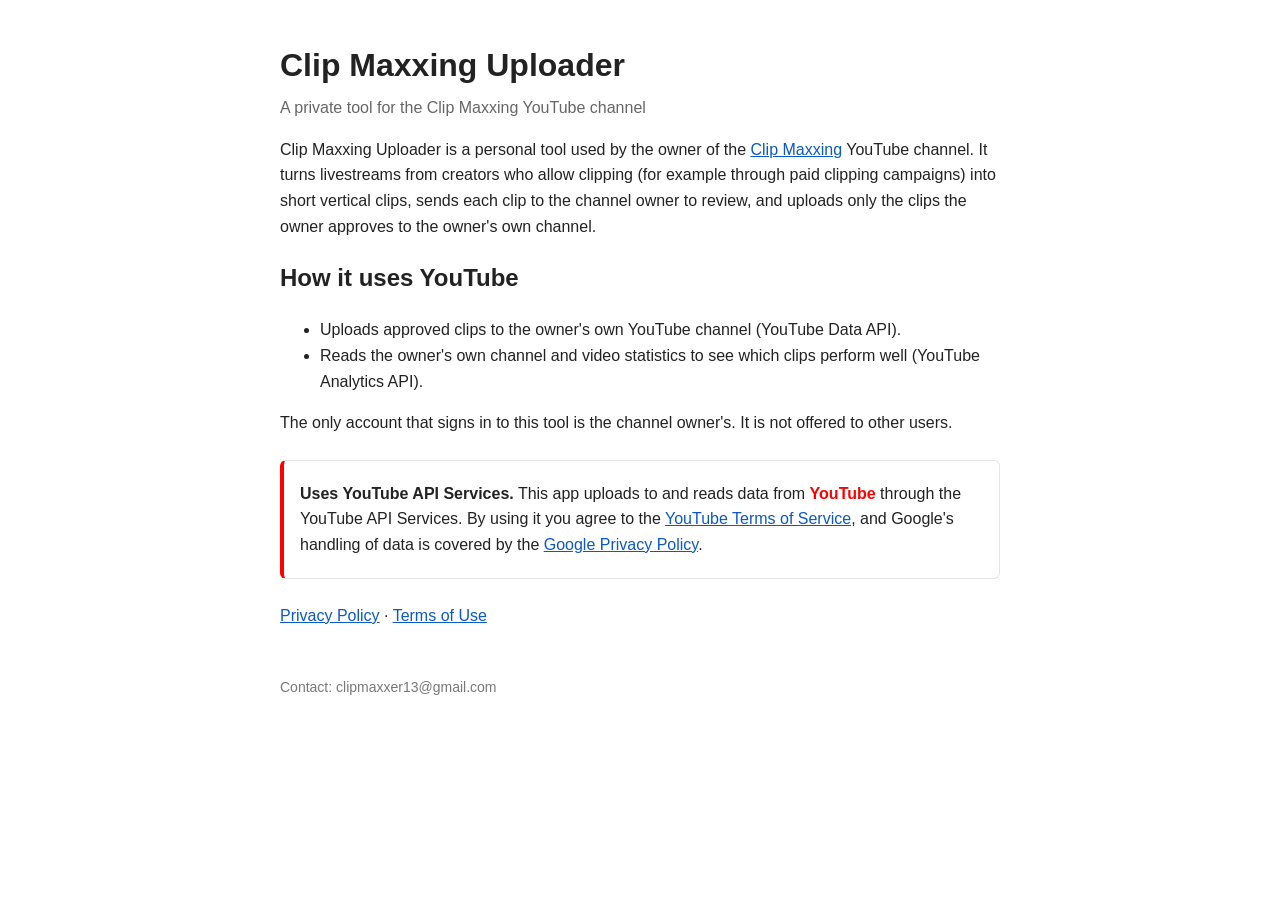
<file: index.html>
<!DOCTYPE html>
<html lang="en"><head><meta charset="utf-8"><meta name="viewport" content="width=device-width,initial-scale=1">
<title>Clip Maxxing Uploader</title><link rel="stylesheet" href="style.css"></head>
<body>
<h1>Clip Maxxing Uploader</h1>
<p class="sub">A private tool for the Clip Maxxing YouTube channel</p>
<p>Clip Maxxing Uploader is a personal tool used by the owner of the
<a href="https://www.youtube.com/@clipmaxxing131">Clip Maxxing</a> YouTube channel. It turns livestreams from
creators who allow clipping (for example through paid clipping campaigns) into short vertical clips, sends each
clip to the channel owner to review, and uploads only the clips the owner approves to the owner's own channel.</p>
<h2>How it uses YouTube</h2>
<ul>
<li>Uploads approved clips to the owner's own YouTube channel (YouTube Data API).</li>
<li>Reads the owner's own channel and video statistics to see which clips perform well (YouTube Analytics API).</li>
</ul>
<p>The only account that signs in to this tool is the channel owner's. It is not offered to other users.</p>
<div class="yt">
<p><strong>Uses YouTube API Services.</strong> This app uploads to and reads data from
<span class="ytname">YouTube</span> through the YouTube API Services. By using it you agree to the
<a href="https://www.youtube.com/t/terms">YouTube Terms of Service</a>, and Google's handling of data is covered by the
<a href="https://policies.google.com/privacy">Google Privacy Policy</a>.</p>
</div>
<p><a href="privacy.html">Privacy Policy</a> · <a href="terms.html">Terms of Use</a></p>
<footer>Contact: clipmaxxer13@gmail.com</footer>
</body></html>
</file>
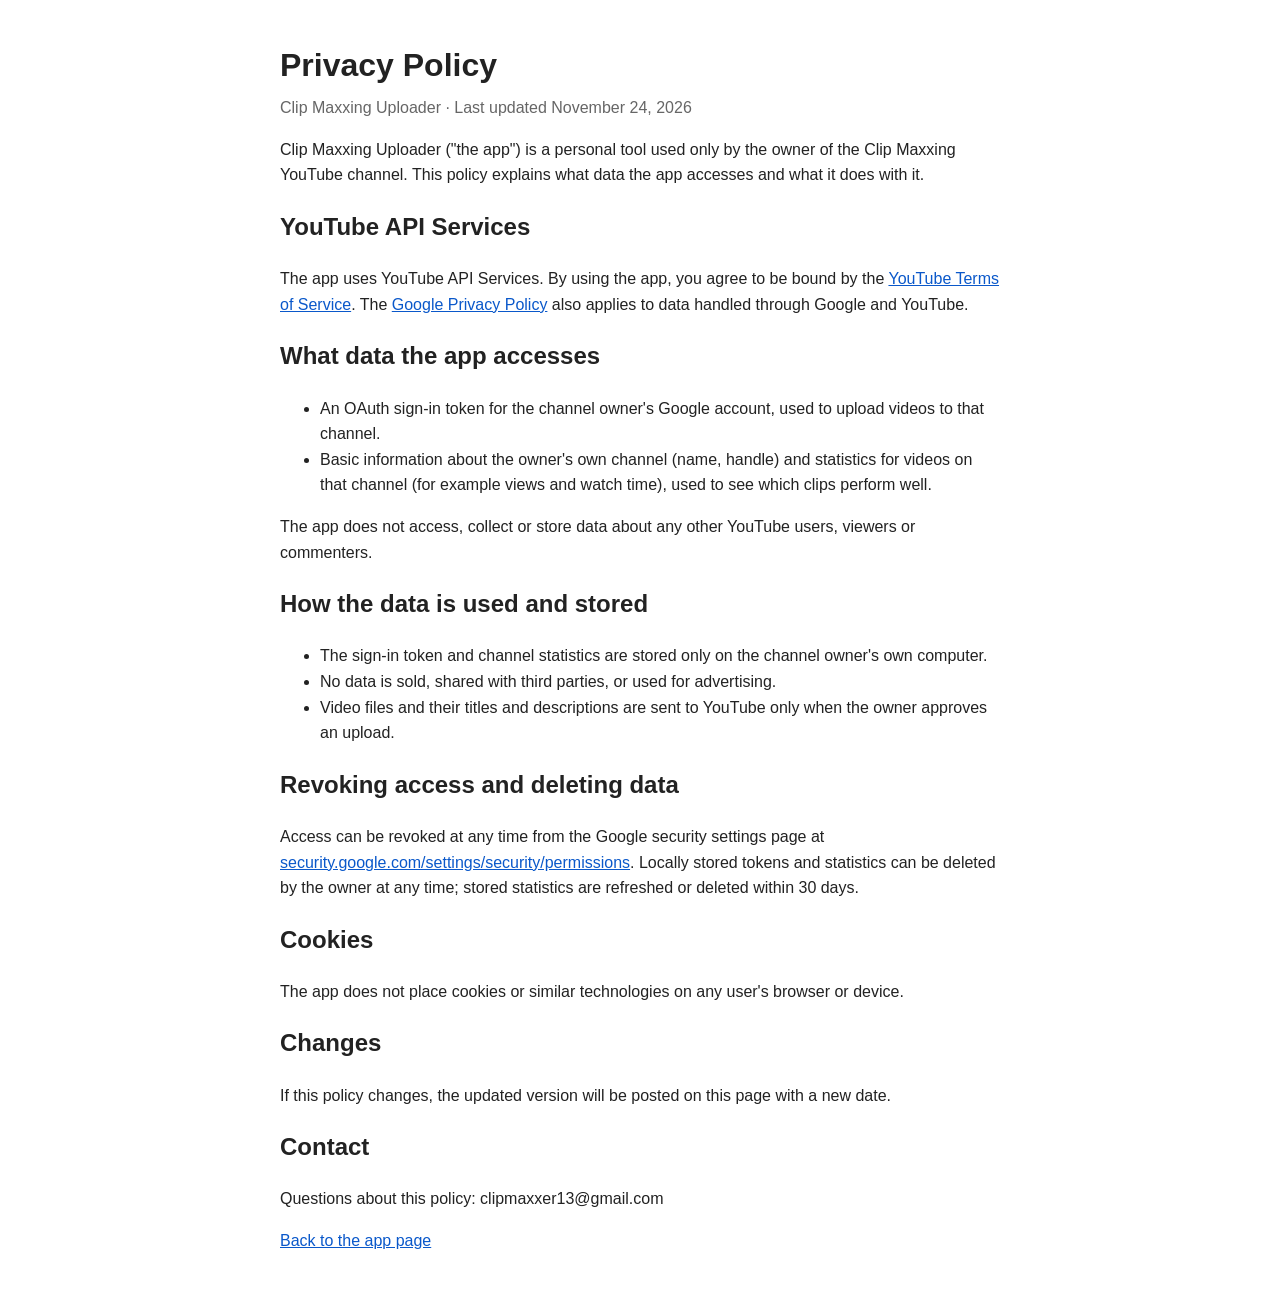
<file: privacy.html>
<!DOCTYPE html>
<html lang="en"><head><meta charset="utf-8"><meta name="viewport" content="width=device-width,initial-scale=1">
<title>Privacy Policy – Clip Maxxing Uploader</title><link rel="stylesheet" href="style.css"></head>
<body>
<h1>Privacy Policy</h1>
<p class="sub">Clip Maxxing Uploader · Last updated November 24, 2026</p>

<p>Clip Maxxing Uploader ("the app") is a personal tool used only by the owner of the Clip Maxxing YouTube
channel. This policy explains what data the app accesses and what it does with it.</p>

<h2>YouTube API Services</h2>
<p>The app uses YouTube API Services. By using the app, you agree to be bound by the
<a href="https://www.youtube.com/t/terms">YouTube Terms of Service</a>. The
<a href="https://policies.google.com/privacy">Google Privacy Policy</a> also applies to data handled through
Google and YouTube.</p>

<h2>What data the app accesses</h2>
<ul>
<li>An OAuth sign-in token for the channel owner's Google account, used to upload videos to that channel.</li>
<li>Basic information about the owner's own channel (name, handle) and statistics for videos on that channel
(for example views and watch time), used to see which clips perform well.</li>
</ul>
<p>The app does not access, collect or store data about any other YouTube users, viewers or commenters.</p>

<h2>How the data is used and stored</h2>
<ul>
<li>The sign-in token and channel statistics are stored only on the channel owner's own computer.</li>
<li>No data is sold, shared with third parties, or used for advertising.</li>
<li>Video files and their titles and descriptions are sent to YouTube only when the owner approves an upload.</li>
</ul>

<h2>Revoking access and deleting data</h2>
<p>Access can be revoked at any time from the Google security settings page at
<a href="https://security.google.com/settings/security/permissions">security.google.com/settings/security/permissions</a>.
Locally stored tokens and statistics can be deleted by the owner at any time; stored statistics are refreshed or
deleted within 30 days.</p>

<h2>Cookies</h2>
<p>The app does not place cookies or similar technologies on any user's browser or device.</p>

<h2>Changes</h2>
<p>If this policy changes, the updated version will be posted on this page with a new date.</p>

<h2>Contact</h2>
<p>Questions about this policy: clipmaxxer13@gmail.com</p>
<p><a href="index.html">Back to the app page</a></p>
</body></html>
</file>
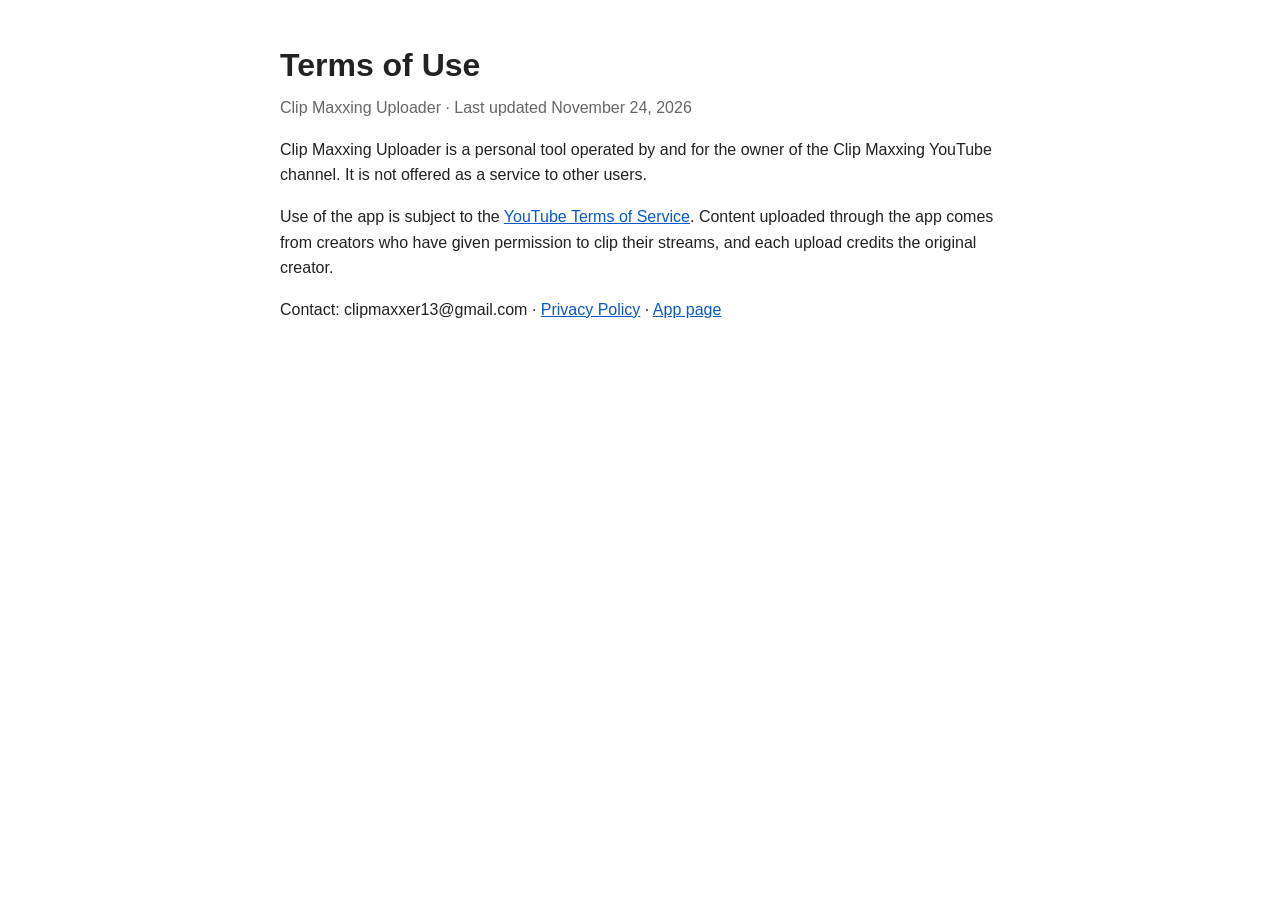
<file: terms.html>
<!DOCTYPE html>
<html lang="en"><head><meta charset="utf-8"><meta name="viewport" content="width=device-width,initial-scale=1">
<title>Terms of Use – Clip Maxxing Uploader</title><link rel="stylesheet" href="style.css"></head>
<body>
<h1>Terms of Use</h1>
<p class="sub">Clip Maxxing Uploader · Last updated November 24, 2026</p>
<p>Clip Maxxing Uploader is a personal tool operated by and for the owner of the Clip Maxxing YouTube channel.
It is not offered as a service to other users.</p>
<p>Use of the app is subject to the <a href="https://www.youtube.com/t/terms">YouTube Terms of Service</a>.
Content uploaded through the app comes from creators who have given permission to clip their streams, and each
upload credits the original creator.</p>
<p>Contact: clipmaxxer13@gmail.com · <a href="privacy.html">Privacy Policy</a> · <a href="index.html">App page</a></p>
</body></html>
</file>
<file: style.css>
body{font-family:-apple-system,Segoe UI,Helvetica,Arial,sans-serif;max-width:720px;margin:40px auto;padding:0 20px;line-height:1.6;color:#222}
h1{margin-bottom:4px} .sub{color:#666;margin-top:0} a{color:#0a58ca} footer{margin-top:48px;color:#777;font-size:14px}
.yt{border:1px solid #e5e5e5;border-left:4px solid #ff0000;padding:4px 16px;border-radius:6px;margin:24px 0}.ytname{color:#ff0000;font-weight:700}
</file>
